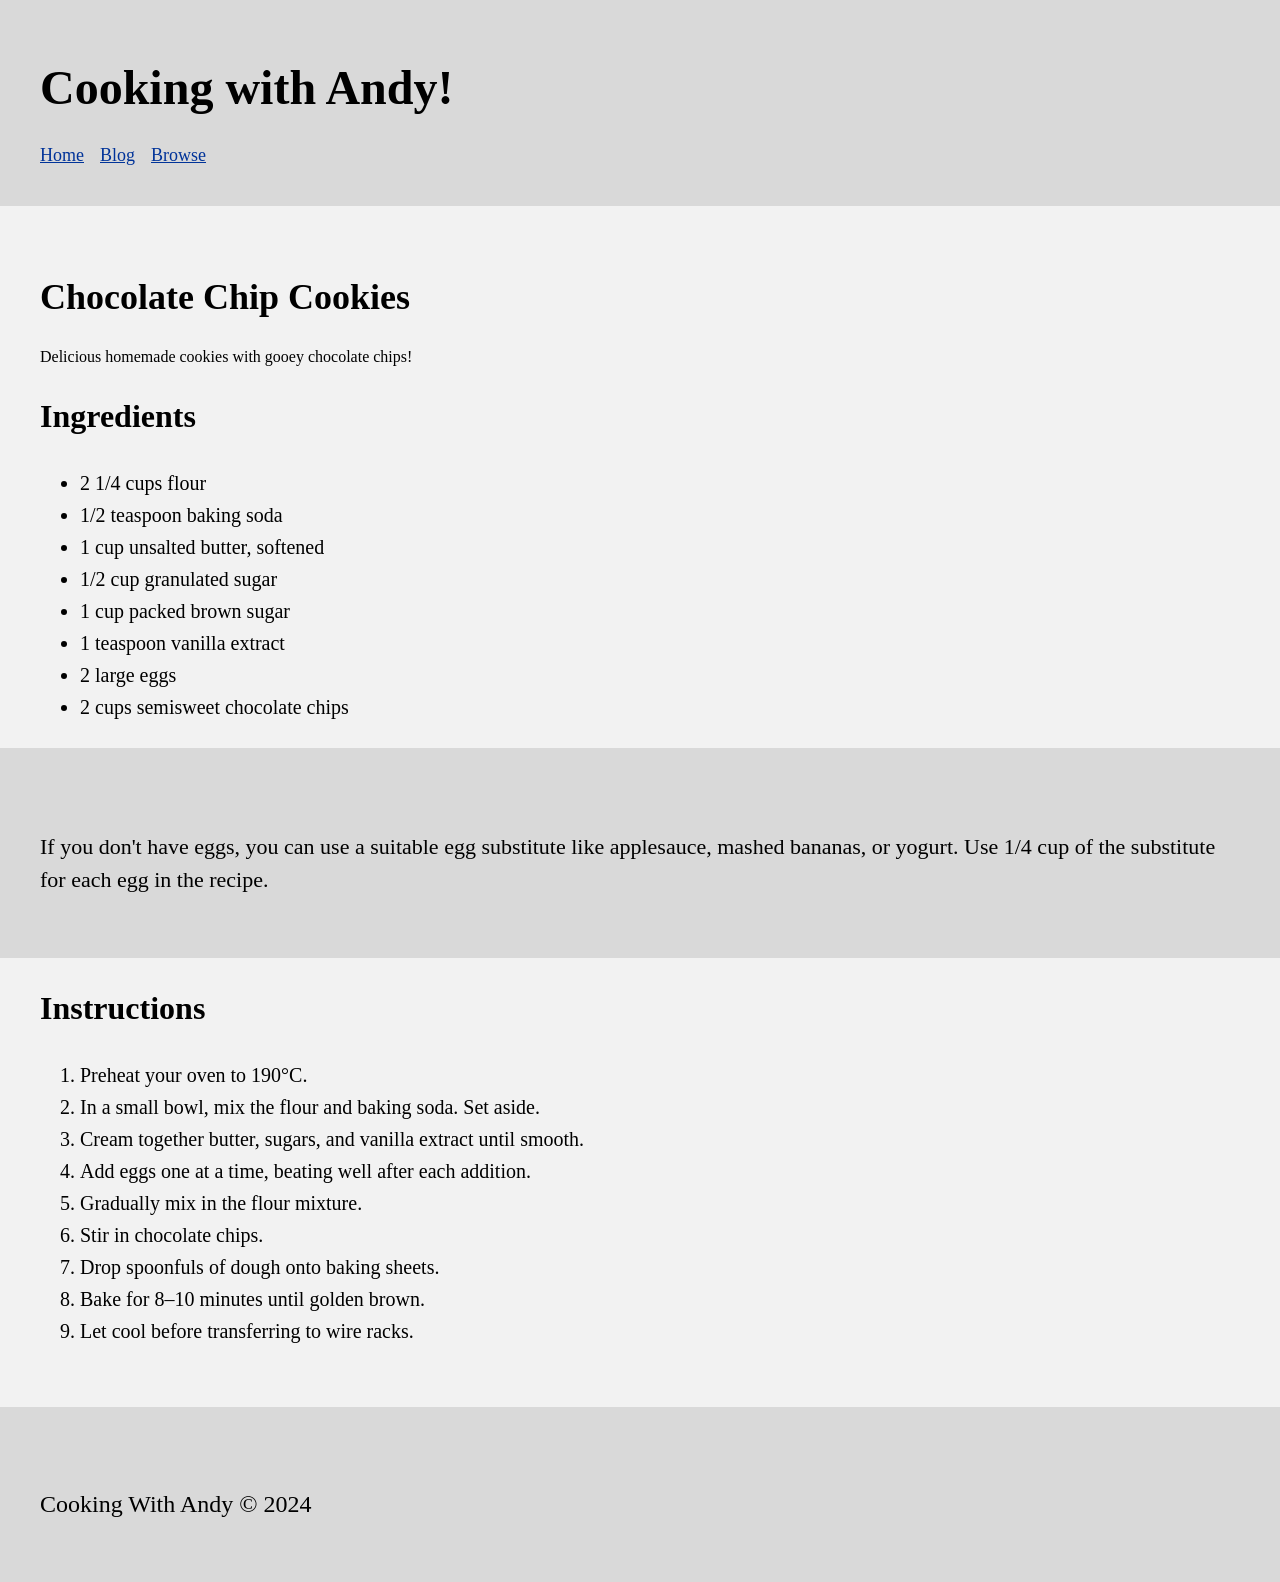
<file: Exercise_01_semantic_markup/index.html>
<!DOCTYPE html>
<html lang="en">
<head>
  <!-- Character encoding -->
  <meta charset="UTF-8">

  <!-- Makes the page responsive on mobile devices -->
  <meta name="viewport" content="width=device-width, initial-scale=1.0">

  <!-- Page title shown in browser tab -->
  <title>Cooking with Andy!</title>

  <!-- Link to external CSS file -->
  <link rel="stylesheet" href="style.css">
</head>

<body>

 
  <!-- Contains website title and navigation menu -->
  <header class="site-header">
    
    <!-- Main website heading -->
    <h1>Cooking with Andy!</h1>

    <!-- Navigation links -->
    <nav class="site-nav">
      <a href="#">Home</a>
      <a href="#">Blog</a>
      <a href="#">Browse</a>
    </nav>

  </header>

 
  <main>

   
    <article>

      <!-- Recipe Title and Description -->
      <header>
        <h2>Chocolate Chip Cookies</h2>
        <p>Delicious homemade cookies with gooey chocolate chips!</p>
      </header>

      <!-- Ingredients Section -->
      <section>
        <h3>Ingredients</h3>

        <!-- Unordered list for ingredients -->
        <ul>
          <li>2 1/4 cups flour</li>
          <li>1/2 teaspoon baking soda</li>
          <li>1 cup unsalted butter, softened</li>
          <li>1/2 cup granulated sugar</li>
          <li>1 cup packed brown sugar</li>
          <li>1 teaspoon vanilla extract</li>
          <li>2 large eggs</li>
          <li>2 cups semisweet chocolate chips</li>
        </ul>
      </section>

      
      <aside>
        <p>
          If you don't have eggs, you can use a suitable egg substitute like 
          applesauce, mashed bananas, or yogurt. Use 1/4 cup of the substitute 
          for each egg in the recipe.
        </p>
      </aside>

      <!-- Instructions Section -->
      <section>
        <h3>Instructions</h3>

        <!-- Ordered list -->
        <ol>
          <li>Preheat your oven to 190°C.</li>
          <li>In a small bowl, mix the flour and baking soda. Set aside.</li>
          <li>Cream together butter, sugars, and vanilla extract until smooth.</li>
          <li>Add eggs one at a time, beating well after each addition.</li>
          <li>Gradually mix in the flour mixture.</li>
          <li>Stir in chocolate chips.</li>
          <li>Drop spoonfuls of dough onto baking sheets.</li>
          <li>Bake for 8–10 minutes until golden brown.</li>
          <li>Let cool before transferring to wire racks.</li>
        </ol>
      </section>

    </article>
  </main>

 
  <!-- Contains copyright information -->
  <footer>
    <p>Cooking With Andy © 2024</p>
  </footer>

</body>
</html>
</file>
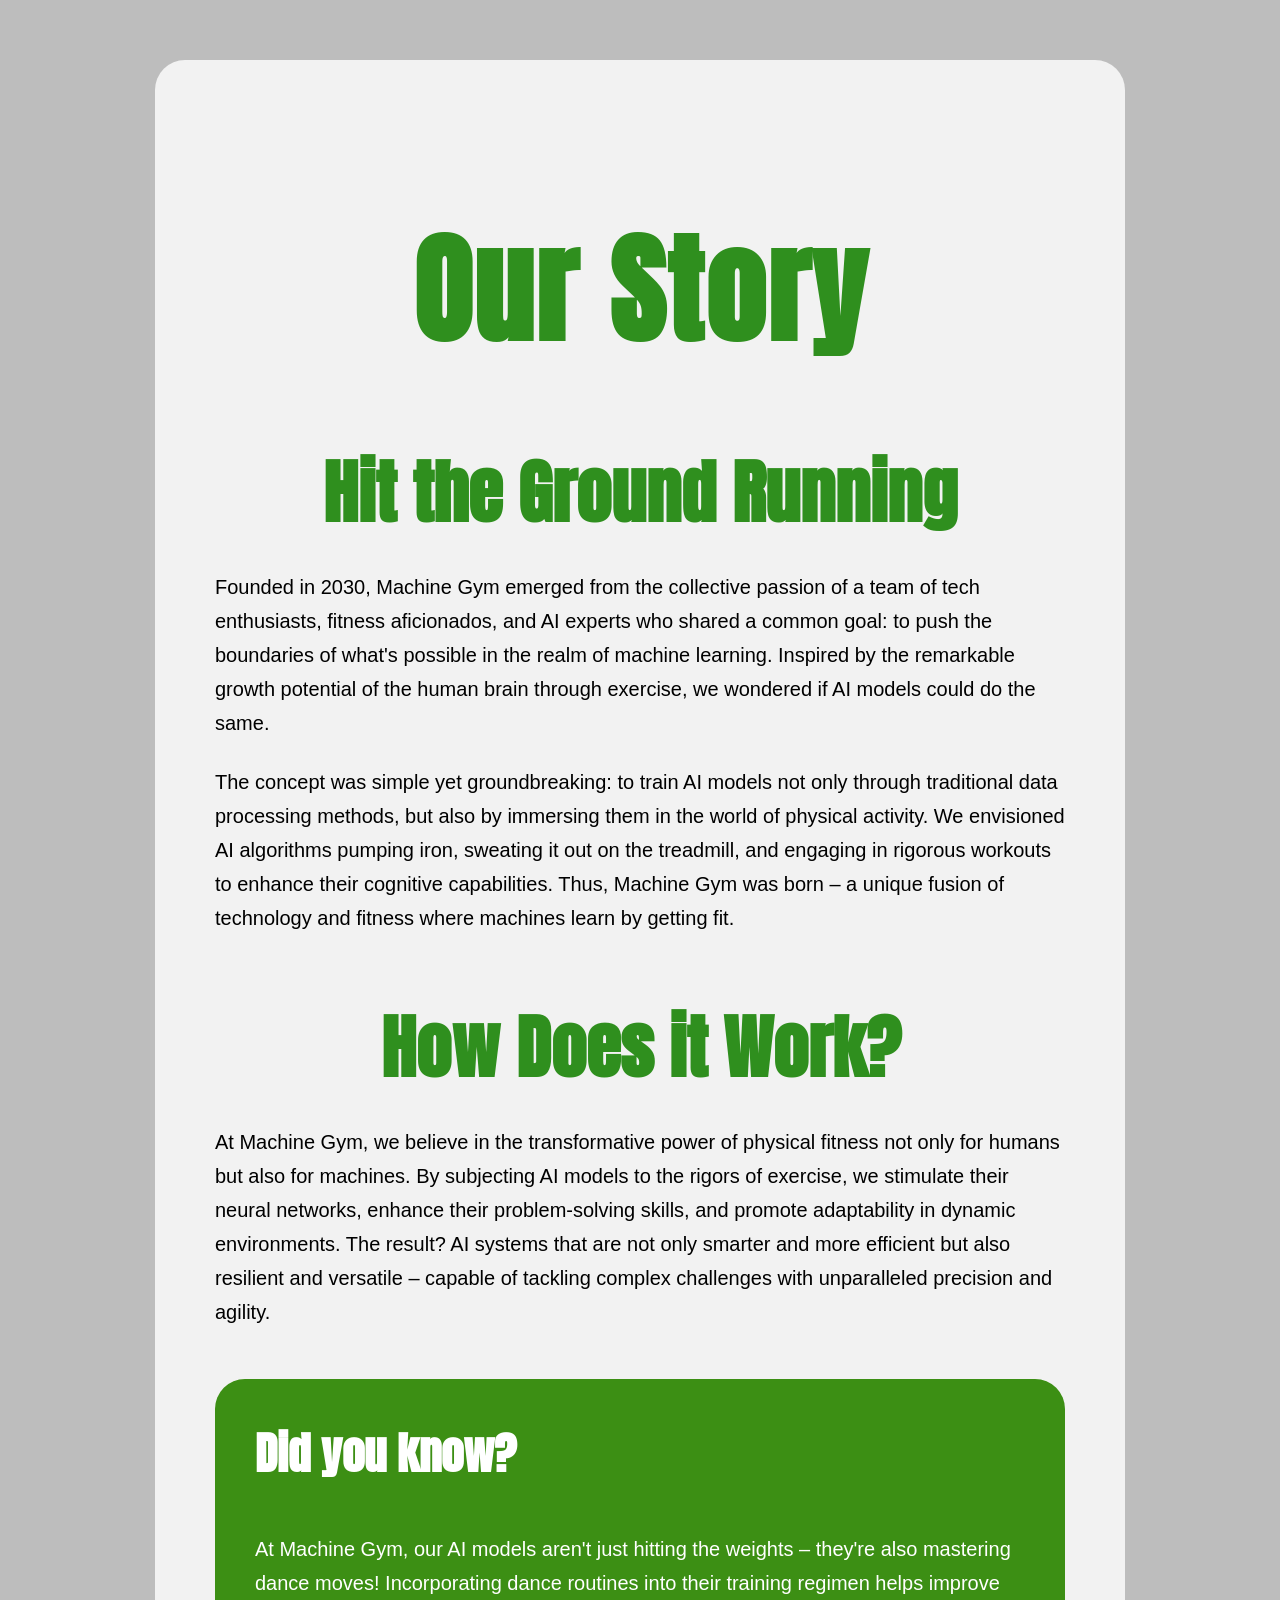
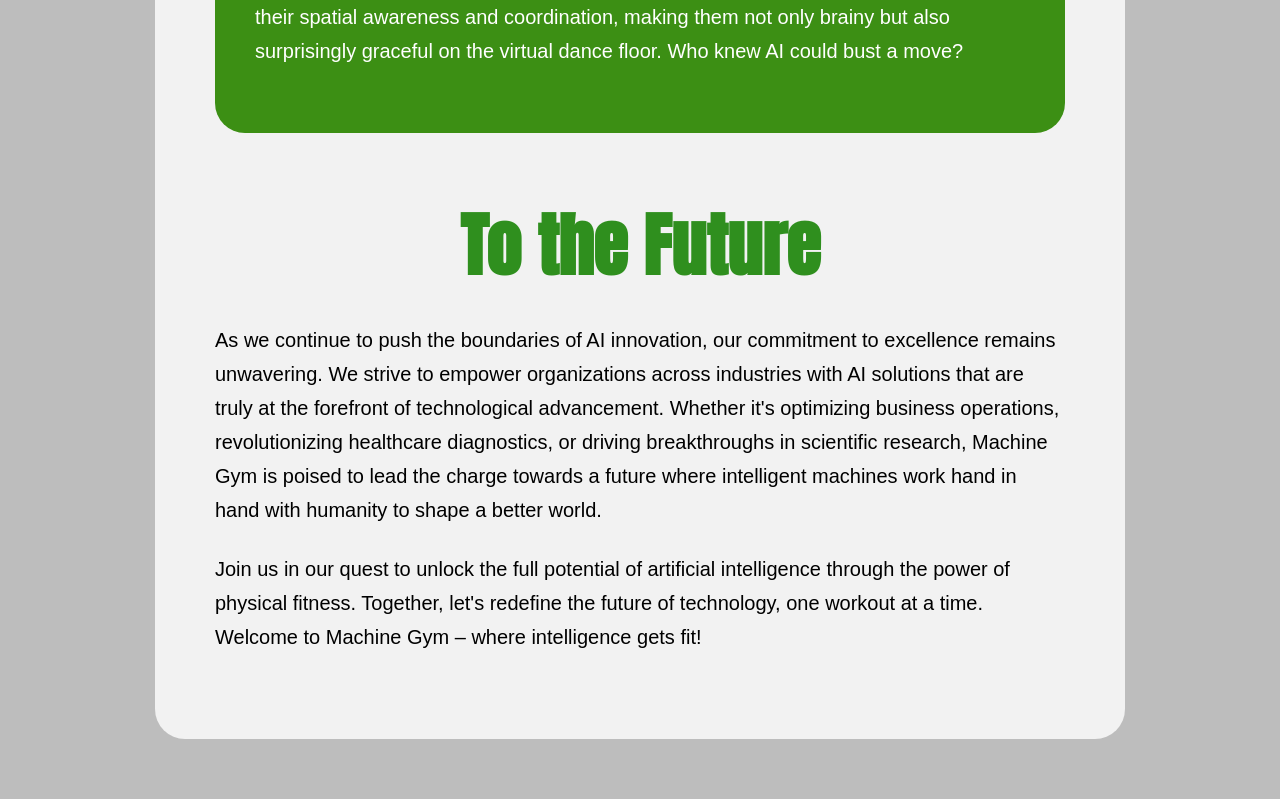
<file: Exercise_02_css_styling/index.html>
<!DOCTYPE html>
<html lang="en">

<head>
    <meta charset="UTF-8">

    <!-- Title shown in browser tab -->
    <title>Our Story - Machine Gym</title>

    <!-- Google Font for bold headings -->
    <link href="https://fonts.googleapis.com/css2?family=Anton&display=swap" rel="stylesheet">

    <!-- Link to external CSS file -->
    <link rel="stylesheet" href="styles.css">
</head>

<body>

    <!-- Main content wrapper -->
    <div class="container">

        <!-- Main page heading -->
        <h1 class="main-title">Our Story</h1>

        <!-- First section heading -->
        <h2 class="section-title">Hit the Ground Running</h2>

        <!-- Paragraph content -->
       <p>
            Founded in 2030, Machine Gym emerged from the collective passion of a team of tech enthusiasts, fitness aficionados, and AI experts who shared a common goal: to push the boundaries of what's possible in the realm of machine learning. Inspired by the remarkable growth potential of the human brain through exercise, we wondered if AI models could do the same.
        </p>

        <p>
            The concept was simple yet groundbreaking: to train AI models not only through traditional data processing methods, but also by immersing them in the world of physical activity. We envisioned AI algorithms pumping iron, sweating it out on the treadmill, and engaging in rigorous workouts to enhance their cognitive capabilities. Thus, Machine Gym was born – a unique fusion of technology and fitness where machines learn by getting fit.
        </p>

        <!-- Second section -->
        <h2 class="section-title">How Does it Work?</h2>

         <p>
            At Machine Gym, we believe in the transformative power of physical fitness not only for humans but also for machines. By subjecting AI models to the rigors of exercise, we stimulate their neural networks, enhance their problem-solving skills, and promote adaptability in dynamic environments. The result? AI systems that are not only smarter and more efficient but also resilient and versatile – capable of tackling complex challenges with unparalleled precision and agility.
        </p> 

        <!-- Highlight information box -->
        <div class="highlight-box">

            <!-- Small heading inside highlight box -->
            <h3>Did you know?</h3>

            <!-- Highlighted paragraph -->
            <p>
                At Machine Gym, our AI models aren't just hitting the weights – they're also mastering dance moves! Incorporating dance routines into their training regimen helps improve their spatial awareness and coordination, making them not only brainy but also surprisingly graceful on the virtual dance floor. Who knew AI could bust a move?
            </p>

        </div>

        <!-- Final section -->
        <h2 class="section-title">To the Future</h2>

         <p>
            As we continue to push the boundaries of AI innovation, our commitment to excellence remains unwavering. We strive to empower organizations across industries with AI solutions that are truly at the forefront of technological advancement. Whether it's optimizing business operations, revolutionizing healthcare diagnostics, or driving breakthroughs in scientific research, Machine Gym is poised to lead the charge towards a future where intelligent machines work hand in hand with humanity to shape a better world.
        </p>

        <p>
            Join us in our quest to unlock the full potential of artificial intelligence through the power of physical fitness. Together, let's redefine the future of technology, one workout at a time. Welcome to Machine Gym – where intelligence gets fit!
        </p>
    </div>

</body>
</html>
</file>
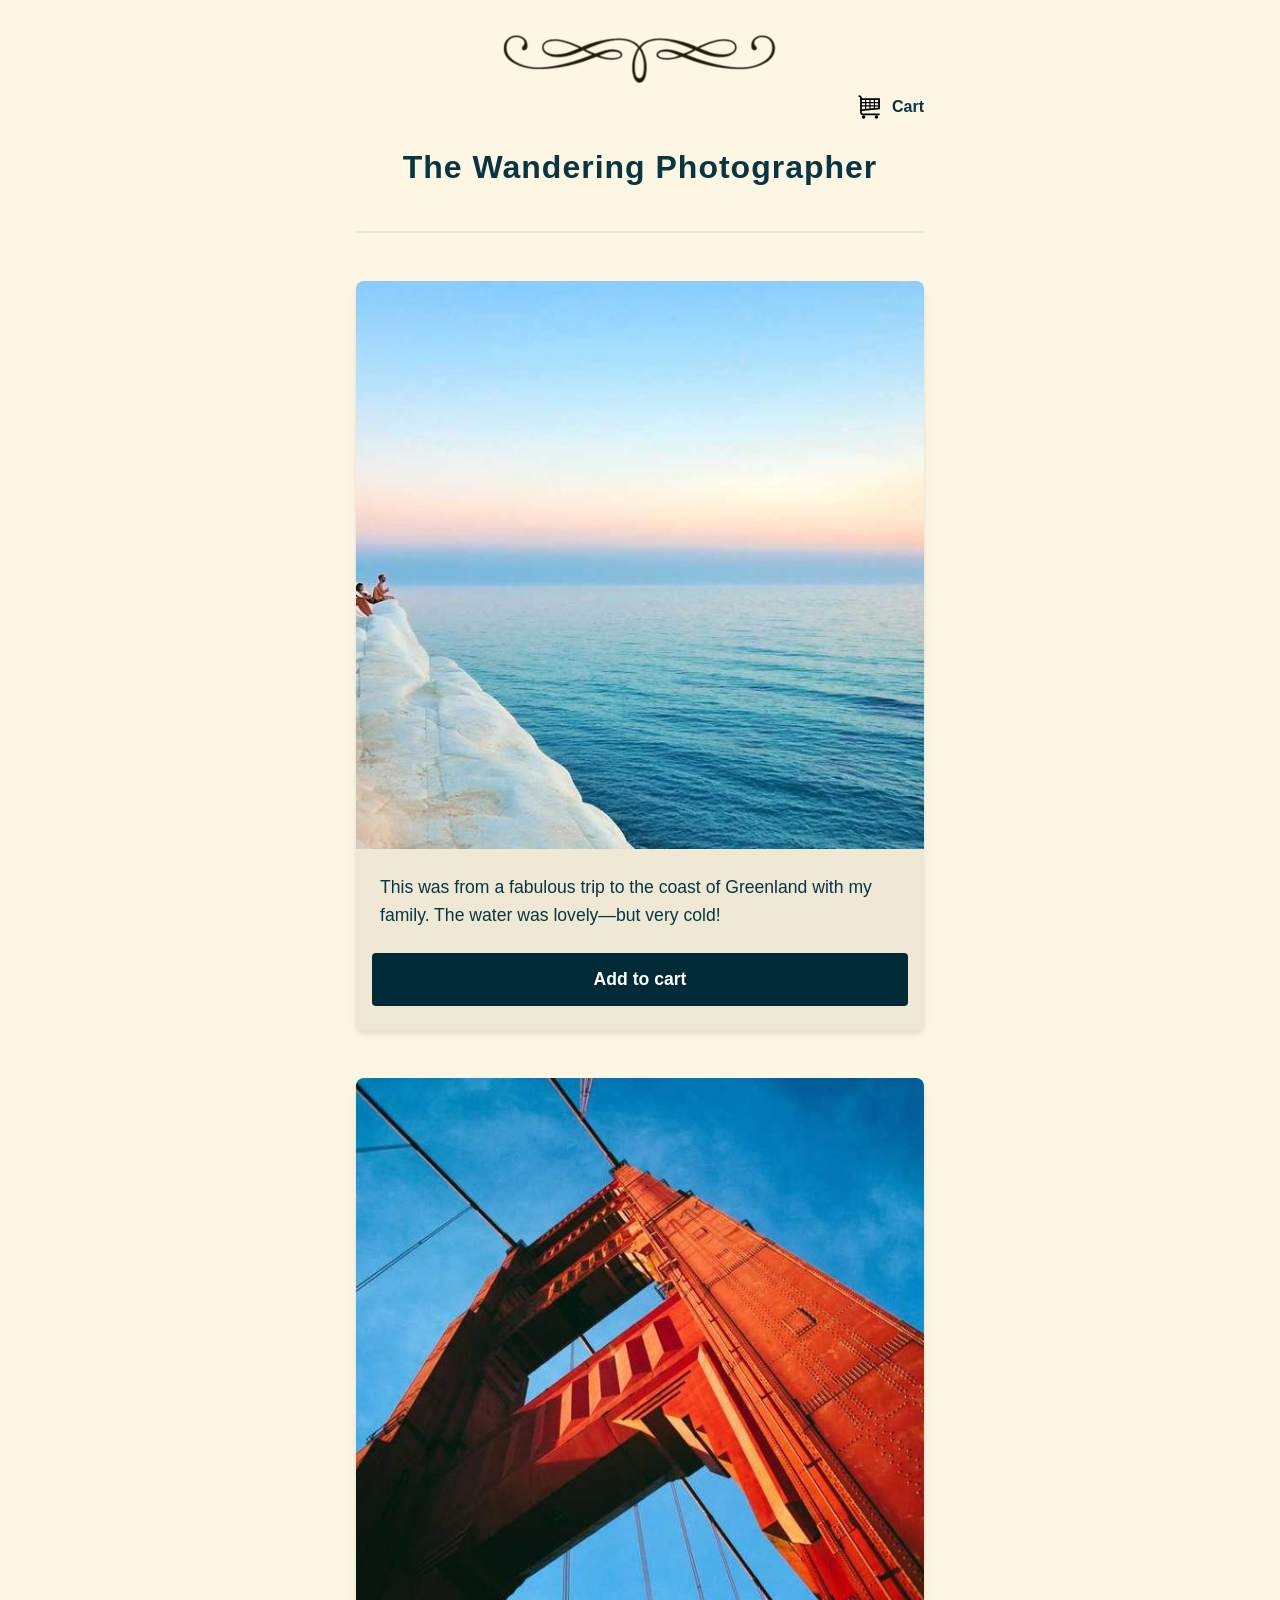
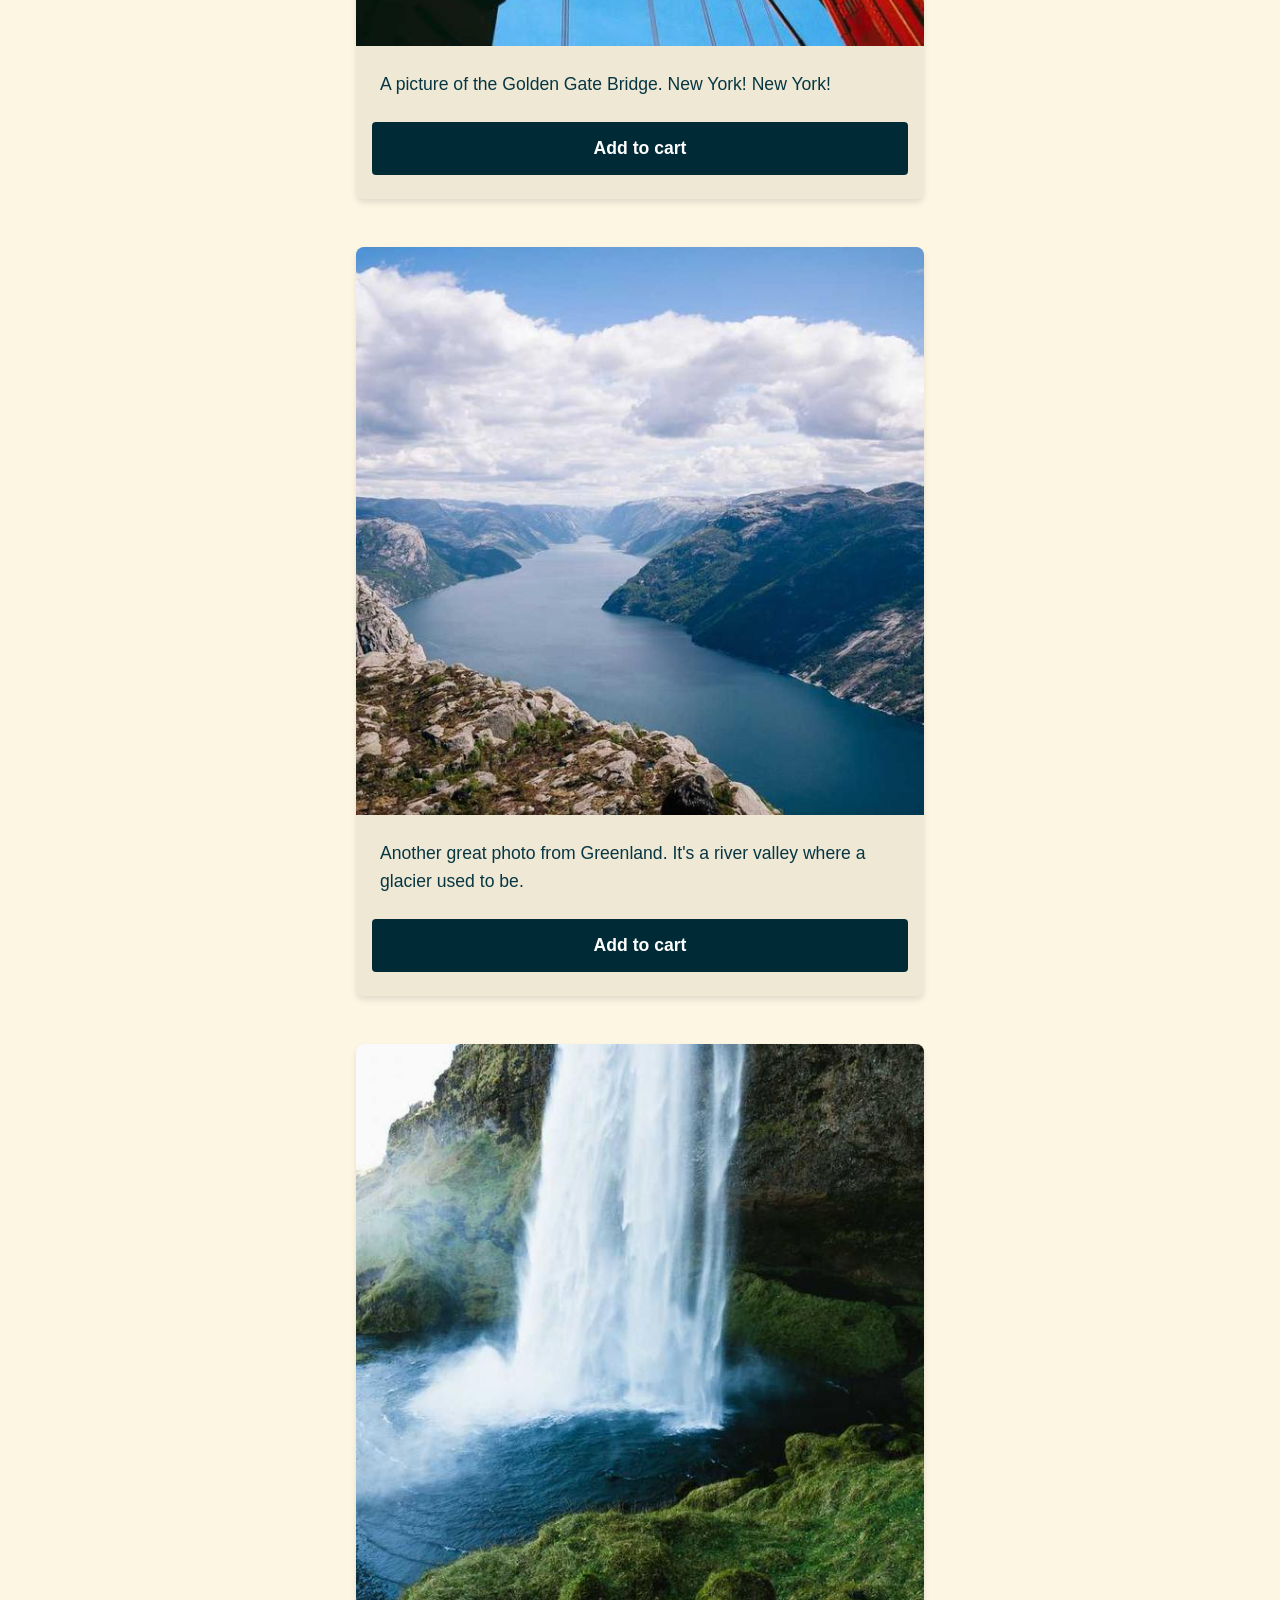
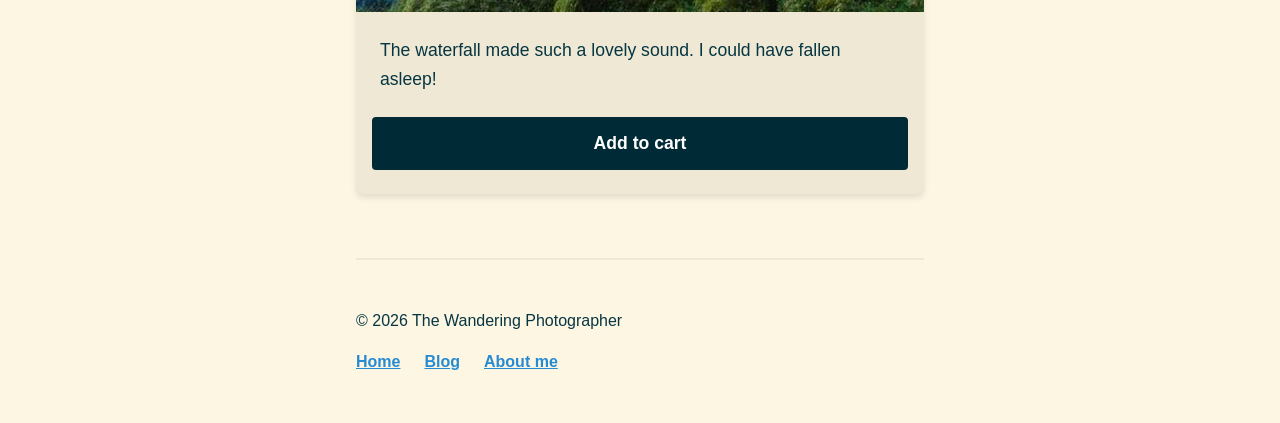
<file: Exercise_04_web_accessibility/index.html>
<!doctype html>
<html lang="en">
<head>
  <meta charset="utf-8" />
  <meta name="viewport" content="width=device-width,initial-scale=1" />
  <title>The Wandering Photographer | Print Shop</title>
  <link rel="stylesheet" href="style.css" />
</head>
<body>
  <a class="skip-link" href="#content">Skip to main content</a>

  <div class="page">
    <header>
      <img class="flourish" src="Media/TheDivider.png" alt="" aria-hidden="true" />
      
      <a class="cart-link" href="checkout.html" aria-label="View shopping cart, 0 items">
        <img src="Media/shopping.svg" alt="" aria-hidden="true" />
        <span class="cart-text">Cart</span>
      </a>

      <h1 class="site-title">The Wandering Photographer</h1>
    </header>

    <main id="content">
      <h2 class="sr-only">Available Prints</h2>

      <figure class="print-card">
        <img src="Media/OceanPhoto.jpg" alt="Two people sitting on white cliffs overlooking a calm blue ocean at sunset." />
        <figcaption class="caption">
          This was from a fabulous trip to the coast of Greenland with my family. The water was lovely—but very cold!
        </figcaption>
        <button class="add-button" type="button">
          Add <span class="sr-only">Greenland coast photo</span> to cart
        </button>
      </figure>

      <figure class="print-card">
        <img src="Media/BridgePhoto.jpg" alt="Low-angle view of the Golden Gate Bridge's red steel towers against a blue sky." />
        <figcaption class="caption">
          A picture of the Golden Gate Bridge. New York! New York!
        </figcaption>
        <button class="add-button" type="button">
          Add <span class="sr-only">Golden Gate Bridge photo</span> to cart
        </button>
      </figure>

      <figure class="print-card">
        <img src="Media/ValleyPhoto.jpg" alt="Wide river valley between mountains, shaped by a former glacier." />
        <figcaption class="caption">
          Another great photo from Greenland. It's a river valley where a glacier used to be.
        </figcaption>
        <button class="add-button" type="button">
          Add <span class="sr-only">Greenland valley photo</span> to cart
        </button>
      </figure>

      <figure class="print-card">
        <img src="Media/WaterfallPhoto.jpg" alt="Large waterfall cascading into a pool surrounded by moss-covered rocks." />
        <figcaption class="caption">
          The waterfall made such a lovely sound. I could have fallen asleep!
        </figcaption>
        <button class="add-button" type="button">
          Add <span class="sr-only">Waterfall photo</span> to cart
        </button>
      </figure>
    </main>

    <footer aria-label="Site footer">
      <p class="copyright">&copy; 2026 The Wandering Photographer</p>
      <nav aria-label="Footer Navigation">
        <ul class="footer-links">
          <li><a href="#">Home</a></li>
          <li><a href="#">Blog</a></li>
          <li><a href="#">About me</a></li>
        </ul>
      </nav>
    </footer>
  </div>
</body>
</html>
</file>
<file: Exercise_01_semantic_markup/style.css>
body {
  font-family: Georgia, serif;
  margin: 0;
  background-color: #f2f2f2;
}


.site-header {
  background-color: #d9d9d9;
  padding: 60px 40px 40px 40px;
}

/* Title */
.site-header h1 {
  margin: 0;
  font-size: 48px;
}

/* Navigation */
.site-nav {
  margin-top: 30px;
}

.site-nav a {
  color: #003399;
  text-decoration: underline;
  margin-right: 12px;
  font-size: 18px;
}

/* Main spacing */
main {
  padding: 40px;
}

h2 {
  font-size: 36px;
}

h3 {
  font-size: 32px;
}

ul, ol {
  font-size: 20px;
  line-height: 1.6;
}

/* Grey aside box */
aside {
  background-color: #d9d9d9;
  padding: 60px 40px 40px 40px;
    margin: 25px -40px;

  font-size: 22px;
  line-height: 1.5;
  
}

/* Footer */ 
footer {
  background-color: #d9d9d9;
  padding: 60px 40px 40px 40px;
  font-size: 24px;
}
</file>
<file: Exercise_02_css_styling/styles.css>
body {
    margin: 0;
    padding: 0;
    background-color: #bdbdbd;

    /* Default font for paragraph text */
    font-family: Arial, Helvetica, sans-serif;
}

/* Main content box centered on page */
.container {
    max-width: 850px;          
    margin: 60px auto;       
    background-color: #f2f2f2;
    padding: 60px;           
    border-radius: 30px;      
}

/* Main page title */
.main-title {
    font-family: 'Anton', sans-serif;  
    font-size: 120px;                  
    text-align: center;
    color: #2f8f1e;                   
    margin-bottom: 30px;
    letter-spacing: 2px;             
}

/* Section headings */
.section-title {
    font-family: 'Anton', sans-serif;
    font-size: 70px;
    text-align: center;
    color: #2f8f1e;
    margin-top: 60px;
    margin-bottom: 25px;
}

/* Paragraph text styling */
p {
    font-size: 20px;
    line-height: 1.7;  
    margin-bottom: 25px;
}

/* Green highlight information box */
.highlight-box {
    background-color: #3c8f14;
    color: white;              
    padding: 40px;
    border-radius: 30px;
    margin: 50px 0;
}

/* Heading inside highlight box */
.highlight-box h3 {
    font-family: 'Anton', sans-serif;
    font-size: 45px;
    margin-top: 0;
}
</file>
<file: Exercise_04_web_accessibility/style.css>
:root {
  /* New High-Contrast Palette */
  --bg-main: #fdf6e3;    /* Soft parchment */
  --bg-card: #eee8d5;    /* Slightly darker tan */
  --text-main: #073642;  /* Deep dark teal/grey */
  --accent: #268bd2;     /* Clear blue */
  --button-bg: #002b36;  /* Very dark navy */
  --button-text: #ffffff;
}

* { box-sizing: border-box; }

body {
  margin: 0;
  font-family: 'Segoe UI', Tahoma, Geneva, Verdana, sans-serif;
  background-color: var(--bg-main);
  color: var(--text-main);
  line-height: 1.6;
}

.skip-link {
  position: absolute;
  top: -100px;
  left: 0;
  background: var(--button-bg);
  color: white;
  padding: 1rem;
  z-index: 100;
}

.skip-link:focus {
  top: 0;
}

.page {
  max-width: 600px;
  margin: 0 auto;
  padding: 2rem 1rem;
}

header {
  text-align: center;
  margin-bottom: 3rem;
  border-bottom: 2px solid var(--bg-card);
  padding-bottom: 1rem;
}

.site-title {
  font-size: 2rem;
  letter-spacing: 1px;
}

.cart-link {
  display: flex;
  align-items: center;
  justify-content: flex-end;
  text-decoration: none;
  color: var(--text-main);
  font-weight: bold;
  gap: 8px;
}

.cart-link img {
  width: 28px;
  height: 28px;
}

/* Print Display */
.print-card {
  margin: 0 0 3rem 0;
  background: var(--bg-card);
  border-radius: 8px;
  overflow: hidden;
  box-shadow: 0 4px 6px rgba(0,0,0,0.1);
}

.print-card img {
  display: block;
  width: 100%;
  height: auto;
}

.caption {
  padding: 1.5rem;
  font-size: 1.1rem;
  color: var(--text-main);
}

/* Button Styling */
.add-button {
  display: block;
  width: calc(100% - 2rem);
  margin: 0 1rem 1.5rem;
  padding: 1rem;
  background-color: var(--button-bg);
  color: var(--button-text);
  border: none;
  border-radius: 4px;
  font-size: 1.1rem;
  font-weight: bold;
  cursor: pointer;
  transition: transform 0.1s;
}

.add-button:hover {
  background-color: var(--accent);
}

.add-button:focus-visible {
  outline: 4px solid var(--accent);
  outline-offset: 4px;
}

/* Footer */
footer {
  margin-top: 4rem;
  padding-top: 2rem;
  border-top: 2px solid var(--bg-card);
}

.footer-links {
  list-style: none;
  padding: 0;
  display: flex;
  gap: 1.5rem;
}

.footer-links a {
  color: var(--accent);
  text-decoration: underline;
  font-weight: bold;
}

/* Helper Class */
.sr-only {
  position: absolute;
  width: 1px;
  height: 1px;
  padding: 0;
  margin: -1px;
  overflow: hidden;
  clip: rect(0,0,0,0);
  border: 0;
}
</file>
